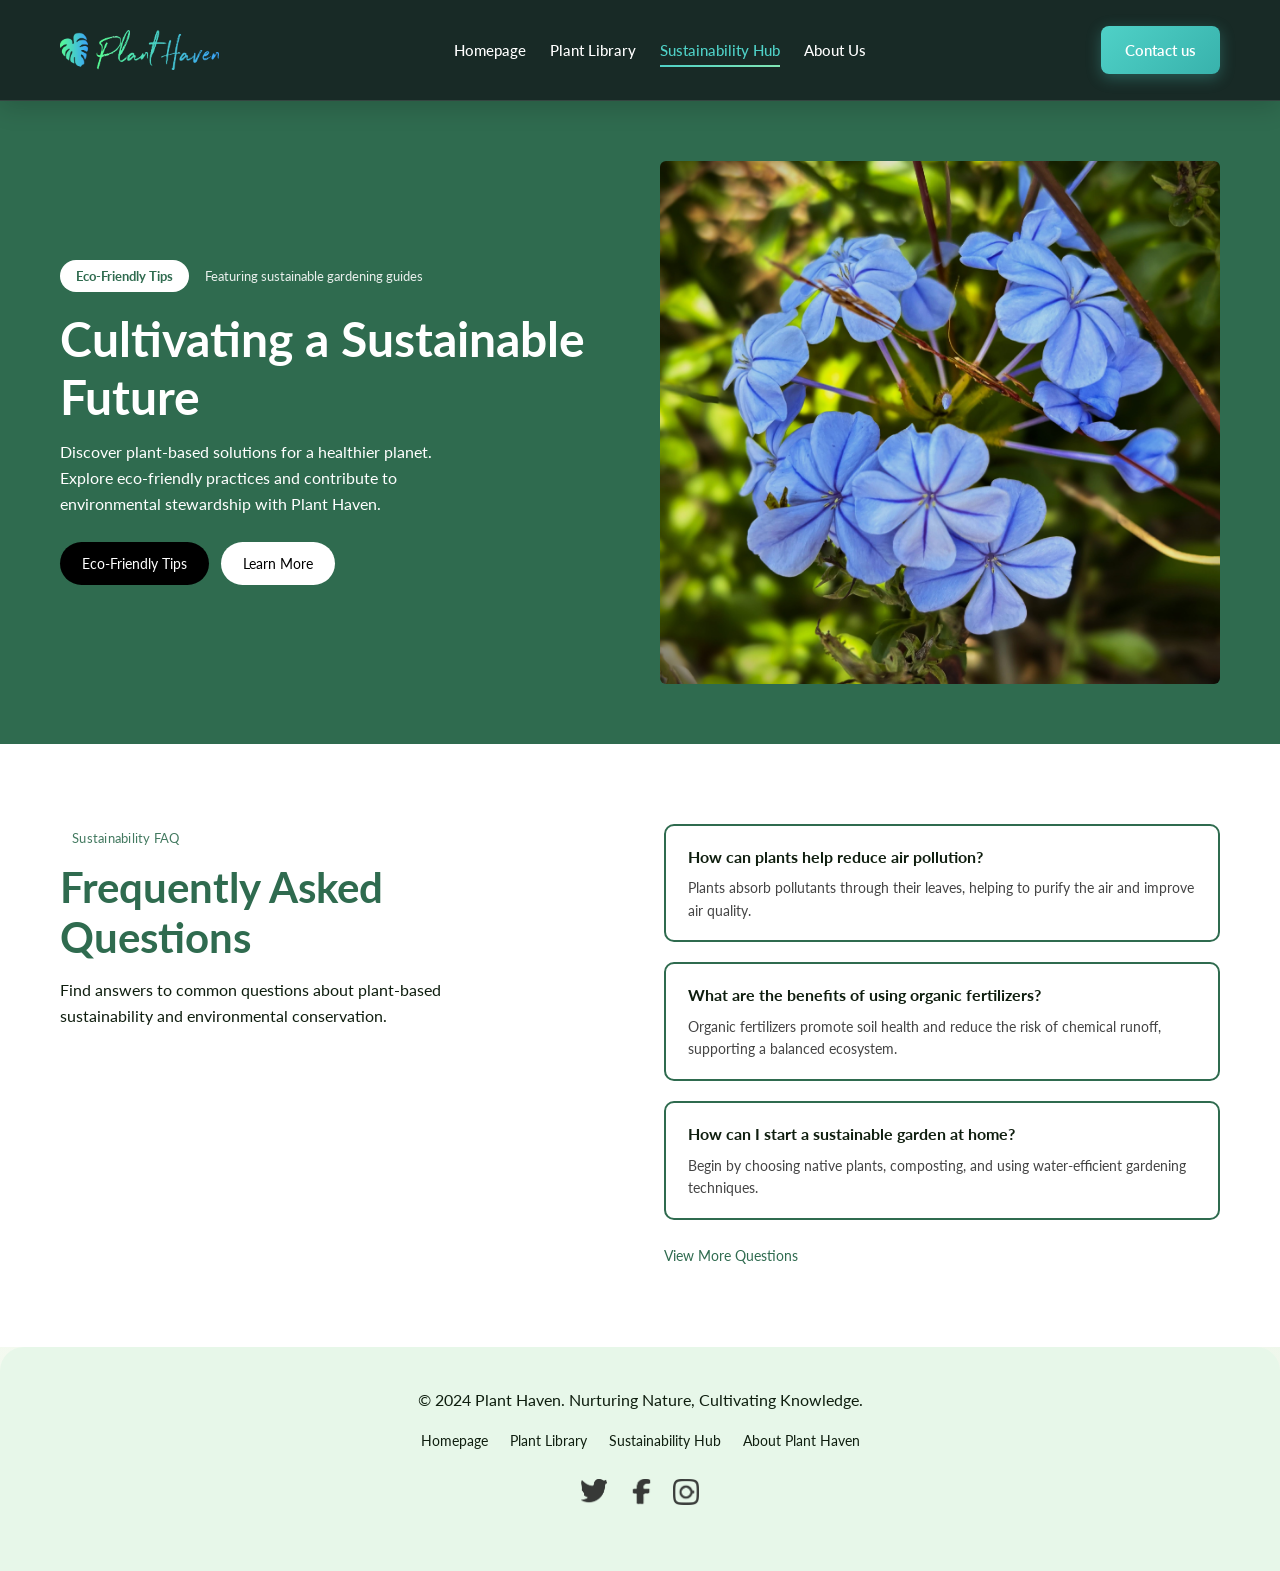
<file: sustainable/sustainable.html>
<!DOCTYPE html>
<html lang="en">
<head>
  <meta charset="UTF-8" />
  <meta name="viewport" content="width=device-width, initial-scale=1.0" />
  <title>Plant Haven  Sustainability Hub</title>

  <!-- Google Font -->
  <link href="https://fonts.googleapis.com/css2?family=Lato:wght@300;400;700&display=swap" rel="stylesheet" />
  <link rel="stylesheet" href="../shared-style.css" />
  <link rel="stylesheet" href="sustainable style.css" />
</head>

<body>

  <!-- ====== Site Header ====== -->
  <header class="site-header">
    <div class="container header-inner">
      <img src="logo.png" height="40" alt="Plant Haven Logo" class="logo">
      <nav class="main-nav">
        <ul>
          <li><a href="../home/homepage.html" class="nav-link">Homepage</a></li>
          <li><a href="../plant library/plant-library.html" class="nav-link">Plant Library</a></li>
          <li><a href="sustainable.html" class="nav-link active">Sustainability Hub</a></li>
          <li><a href="../about us/about us.html" class="nav-link">About Us</a></li>
        </ul>
      </nav>
        <a href="../contact/Contact us.html" class="contact-btn">Contact us</a>
    </div>
  </header>

  <!-- ====== Hero Section ====== -->
  <section class="hero">
    <div class="container hero-grid">

      <!-- Left Text Column -->
      <div class="hero-text">
        <span class="pill">Eco-Friendly Tips</span>
        <span class="subtag">Featuring sustainable gardening guides</span>

        <h1>Cultivating a Sustainable Future</h1>
        <p>
          Discover plant-based solutions for a healthier planet.
          Explore eco-friendly practices and contribute to
          environmental stewardship with Plant Haven.
        </p>

        <div class="btn-group">
          <a class="btn btn-dark" href="#">Eco-Friendly Tips</a>
          <a class="btn btn-light" href="#">Learn More</a>
        </div>
      </div>

      <!-- Right Image Column -->
      <div class="hero-img">
        <img src="1.jpeg" alt="Succulent plant in a pot">
      </div>

    </div>
  </section>

  <!-- ====== FAQ Section ====== -->
  <section class="faq">
    <div class="container faq-grid">

      <!-- Left Column -->
      <div class="faq-intro">
        <span class="subtag">Sustainability FAQ</span>
        <h2>Frequently Asked<br>Questions</h2>
        <p>
          Find answers to common questions about
          plant-based sustainability and environmental conservation.
        </p>
      </div>

      <!-- Right Column (Cards) -->
      <div class="faq-list">
        <div class="faq-card">
          <h3>How can plants help reduce air pollution?</h3>
          <p>Plants absorb pollutants through their leaves, helping to purify the air and improve air quality.</p>
        </div>

        <div class="faq-card">
          <h3>What are the benefits of using organic fertilizers?</h3>
          <p>Organic fertilizers promote soil health and reduce the risk of chemical runoff, supporting a balanced ecosystem.</p>
        </div>

        <div class="faq-card">
          <h3>How can I start a sustainable garden at home?</h3>
          <p>Begin by choosing native plants, composting, and using water-efficient gardening techniques.</p>
        </div>

        <a class="view-more" href="#">View More Questions</a>
      </div>

    </div>
  </section>

  <!-- ====== Footer ====== -->
  <footer class="site-footer">
    <div class="container">
      <p class="copyright">
        © 2024 Plant Haven. Nurturing Nature, Cultivating Knowledge.
      </p>

      <ul class="footer-links">
        <li><a href="../home/homepage.html" class="footer-link">Homepage</a></li>
        <li><a href="../plant library/plant-library.html" class="footer-link">Plant Library</a></li>
        <li><a href="sustainable.html" class="footer-link">Sustainability Hub</a></li>
        <li><a href="../about us/about us.html" class="footer-link">About Plant Haven</a></li>
      </ul>

      <div class="social">
        <a href="#"><img src="twitter.png" alt="Twitter icon"></a>
        <a href="#"><img src="facebook.png" alt="Facebook icon"></a>
        <a href="#"><img src="insta.png" alt="Instagram icon"></a>
      </div>
    </div>
  </footer>

</body>
</html>
</file>
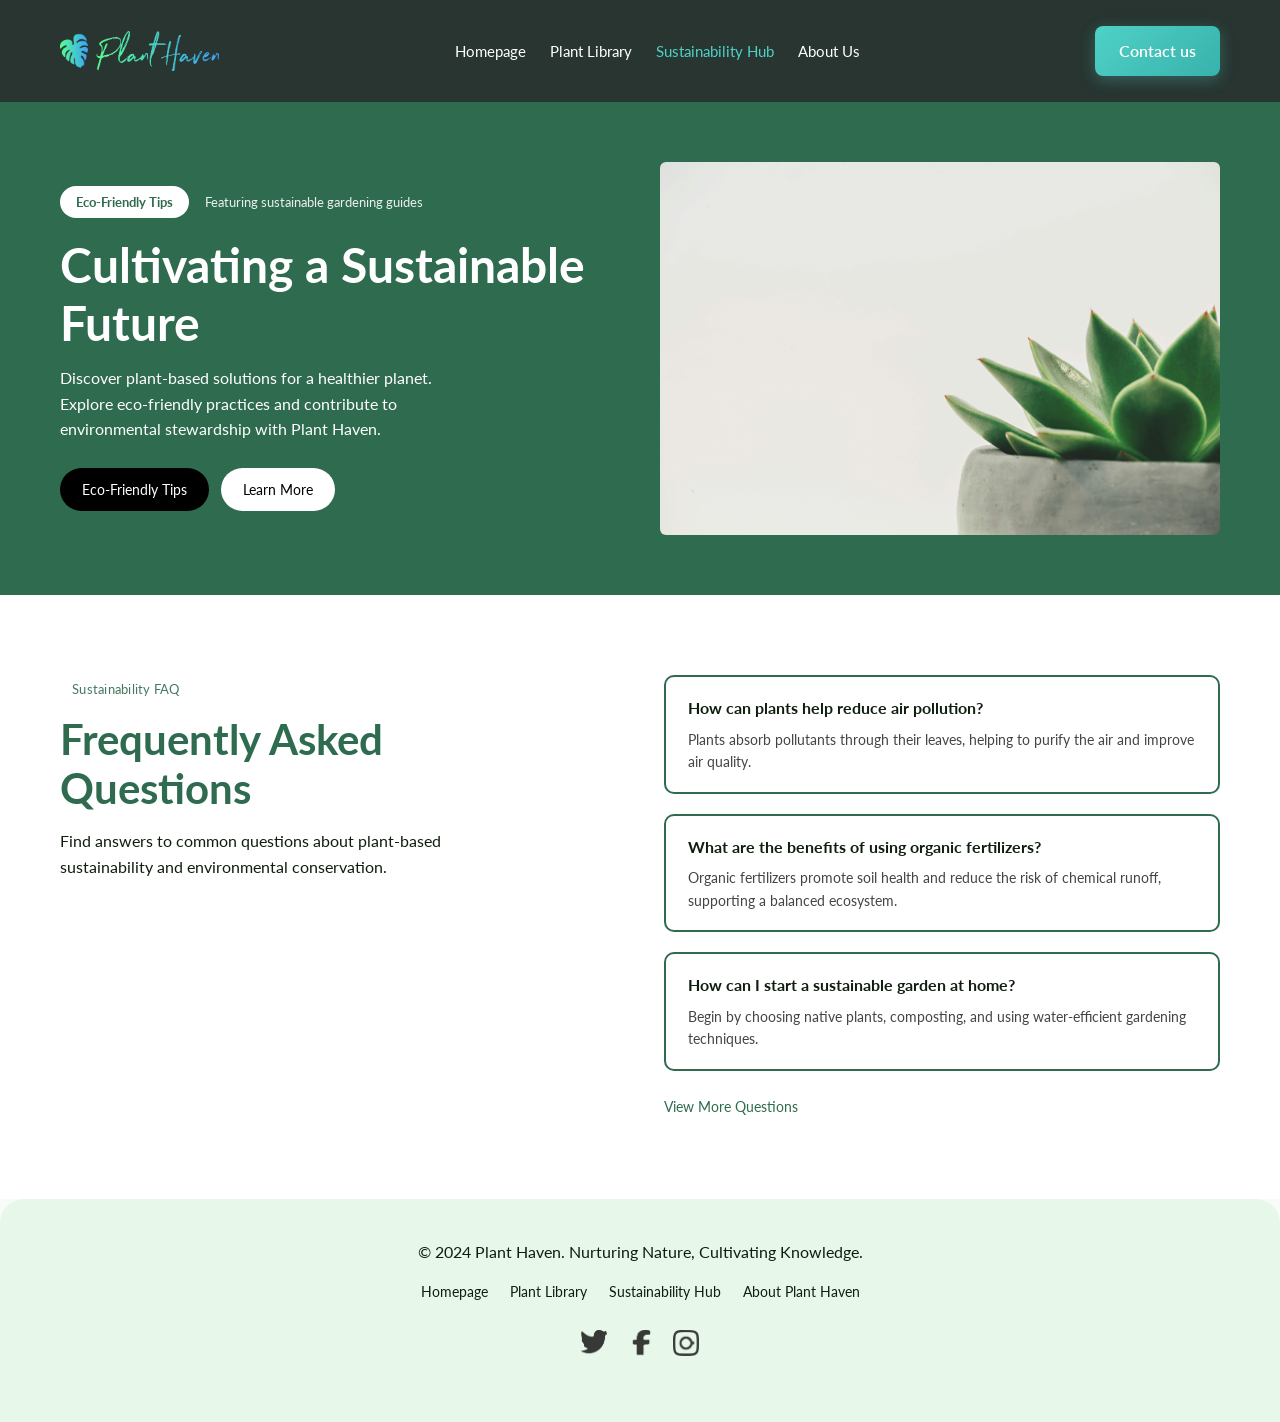
<file: Plant Haven/Plant Haven/Sustainability-Hub.html>
<!DOCTYPE html>
<html lang="en">
<head>
  <meta charset="UTF-8" />
  <meta name="viewport" content="width=device-width, initial-scale=1.0" />
  <title>Plant Haven  Sustainability Hub</title>

  <!-- Google Font -->
  <link href="https://fonts.googleapis.com/css2?family=Lato:wght@300;400;700&display=swap" rel="stylesheet" />
  <link rel="stylesheet" href="sustainable-style.css" />
</head>

<body>

  <!-- ====== Site Header ====== -->
  <header class="site-header">
    <div class="container header-inner">
      <img src="logo.png" height="40" alt="Plant Haven Logo" class="logo">
      <nav class="main-nav">
        <ul>
          <li><a href="index.html" class="nav-link">Homepage</a></li>
          <li><a href="Plant-Library.html" class="nav-link">Plant Library</a></li>
          <li><a href="Sustainability-Hub.html" class="nav-link active">Sustainability Hub</a></li>
          <li><a href="About-us.html" class="nav-link">About Us</a></li>
          </nav>
            <a href="Contact-us.html" class="contact-btn">Contact us</a>
    </div>
  </header>

  <!-- ====== Hero Section ====== -->
  <section class="hero">
    <div class="container hero-grid">

      <!-- Left Text Column -->
      <div class="hero-text">
        <span class="pill">Eco-Friendly Tips</span>
        <span class="subtag">Featuring sustainable gardening guides</span>

        <h1>Cultivating a Sustainable Future</h1>
        <p>
          Discover plant-based solutions for a healthier planet.
          Explore eco-friendly practices and contribute to
          environmental stewardship with Plant Haven.
        </p>

        <div class="btn-group">
          <a class="btn btn-dark" href="#">Eco-Friendly Tips</a>
          <a class="btn btn-light" href="#">Learn More</a>
        </div>
      </div>

      <!-- Right Image Column -->
      <div class="hero-img">
        <img src="pexels-scottwebb-305821.jpg" alt="Succulent plant in a pot">
      </div>

    </div>
  </section>

  <!-- ====== FAQ Section ====== -->
  <section class="faq">
    <div class="container faq-grid">

      <!-- Left Column -->
      <div class="faq-intro">
        <span class="subtag">Sustainability FAQ</span>
        <h2>Frequently Asked<br>Questions</h2>
        <p>
          Find answers to common questions about
          plant-based sustainability and environmental conservation.
        </p>
      </div>

      <!-- Right Column (Cards) -->
      <div class="faq-list">
        <div class="faq-card">
          <h3>How can plants help reduce air pollution?</h3>
          <p>Plants absorb pollutants through their leaves, helping to purify the air and improve air quality.</p>
        </div>

        <div class="faq-card">
          <h3>What are the benefits of using organic fertilizers?</h3>
          <p>Organic fertilizers promote soil health and reduce the risk of chemical runoff, supporting a balanced ecosystem.</p>
        </div>

        <div class="faq-card">
          <h3>How can I start a sustainable garden at home?</h3>
          <p>Begin by choosing native plants, composting, and using water-efficient gardening techniques.</p>
        </div>

        <a class="view-more" href="#">View More Questions</a>
      </div>

    </div>
  </section>

  <!-- ====== Footer ====== -->
  <footer class="site-footer">
    <div class="container">
      <p class="copyright">
        © 2024 Plant Haven. Nurturing Nature, Cultivating Knowledge.
      </p>

      <ul class="footer-links">
        <li><a href="index.html">Homepage</a></li>
        <li><a href="Plant-Library.html" class="footer-link">Plant Library</a></li>
        <li><a href="Sustainability-Hub.html" class="footer-link">Sustainability Hub</a></li>
        <li><a href="About-us.html" class="footer-link">About Plant Haven</a></li>
      </ul>

      <div class="social">
        <a href="#"><img src="twitter.png" alt="Twitter icon"></a>
        <a href="#"><img src="facebook.png" alt="Facebook icon"></a>
        <a href="#"><img src="insta.png" alt="Instagram icon"></a>
      </div>
    </div>
  </footer>

</body>
</html>
</file>
<file: shared-style.css>
:root {
  --green-900: #123b2a;
  --green-700: #198a66;
  --green-500: #4fd1c7;
  --header-color: #182A1E;
  --green-100: #d9ead3;
  --text: #1f2d24;
  --muted: #5c6b60;
  --white: #ffffff;
}

* {
  box-sizing: border-box;
}

body {
  margin: 0;
  font-family: 'Inter', 'Segoe UI', Roboto, Arial, sans-serif;
  line-height: 1.6;
  color: var(--text);
  background:
    radial-gradient(circle at top left, rgba(79, 209, 199, 0.18), transparent 28%),
    linear-gradient(135deg, #f8fcf4 0%, #eef7eb 100%);
  position: relative;
  overflow-x: hidden;
}

body::before {
  content: "";
  position: fixed;
  inset: 0;
  background-image: radial-gradient(rgba(25, 138, 102, 0.08) 1px, transparent 1px);
  background-size: 22px 22px;
  opacity: 0.35;
  pointer-events: none;
  z-index: -1;
}

a {
  color: inherit;
  text-decoration: none;
}

img {
  max-width: 100%;
  display: block;
}

.container {
  max-width: 1200px;
  margin: 0 auto;
  padding: 0 20px;
}

.header,
.site-header {
  background: var(--header-color);
  background-image: linear-gradient(180deg, rgba(24,42,30,0.98) 0%, rgba(24,42,30,0.95) 100%);
  color: var(--white);
  position: sticky;
  top: 0;
  z-index: 100;
  box-shadow: 0 6px 24px rgba(0, 0, 0, 0.16);
  border-bottom: 1px solid rgba(255, 255, 255, 0.12);
}

.header .container,
.header-inner {
  display: flex;
  align-items: center;
  justify-content: space-between;
  gap: 1rem;
  padding: 1rem 20px;
}

/* Unified header sizing and colors (enforces consistent header height, logo and nav text)
   Applies to both .header and .site-header variants used across pages */
.header,
.site-header {
  --header-min-height: 64px;
}

.header .container,
.header-inner {
  min-height: var(--header-min-height);
  padding: 1rem 20px;
}

.nav-brand img,
.logo {
  height: 40px;
  width: auto;
  display: block;
}

.nav-link,
.main-nav a {
  color: #e8f1eb;
  font-weight: 600;
  font-size: 1rem; /* unified nav text size */
  line-height: 1.2;
}

.contact-btn {
  font-size: 0.95rem;
  padding: 0.7rem 1.2rem;
}

.nav-brand {
  display: flex;
  align-items: center;
  gap: 0.75rem;
  color: var(--green-500);
  font-weight: 700;
  font-size: 1.25rem;
}

.nav-menu,
.main-nav ul {
  display: flex;
  align-items: center;
  gap: 1.4rem;
  flex-wrap: wrap;
  list-style: none;
  margin: 0;
  padding: 0;
}

.nav-link,
.main-nav a {
  color: #e8f1eb;
  font-weight: 500;
  transition: color 0.3s ease;
  position: relative;
  padding: 0.5rem 0;
}

.nav-link::after,
.main-nav a::after {
  content: '';
  position: absolute;
  bottom: 0;
  left: 0;
  width: 0;
  height: 2px;
  background: linear-gradient(90deg, var(--green-500), #81e6b4);
  transition: width 0.3s ease;
}

.nav-link:hover::after,
.nav-link.active::after,
.main-nav a:hover::after,
.main-nav a.active::after {
  width: 100%;
}

.nav-link:hover,
.nav-link.active,
.main-nav a:hover,
.main-nav a.active {
  color: var(--green-500);
}

.contact-btn {
  background: linear-gradient(135deg, var(--green-500), #38b2ac);
  color: white;
  padding: 0.75rem 1.3rem;
  border-radius: 8px;
  font-weight: 600;
  box-shadow: 0 4px 15px rgba(79, 209, 199, 0.25);
  transition: transform 0.2s ease, box-shadow 0.2s ease;
}

.contact-btn:hover {
  transform: translateY(-2px);
  box-shadow: 0 8px 20px rgba(79, 209, 199, 0.32);
}

.footer {
  background: linear-gradient(135deg, #dfeedd 0%, #d8e8d0 100%);
  padding: 2.2rem 0;
  margin-top: 2rem;
  border-top: 1px solid rgba(0, 0, 0, 0.08);
}

.social-links {
  display: flex;
  gap: 0.7rem;
}

.social-link {
  display: inline-flex;
  align-items: center;
  justify-content: center;
  width: 40px;
  height: 40px;
  border-radius: 50%;
  background: rgba(18, 35, 26, 0.08);
  color: #264336;
  transition: transform 0.2s ease, background 0.2s ease;
}

.social-link:hover {
  transform: translateY(-2px);
  background: rgba(79, 209, 199, 0.22);
}

.footer-content {
  display: flex;
  flex-direction: column;
  align-items: center;
  gap: 1rem;
  text-align: center;
}

.footer-nav {
  display: flex;
  gap: 1.2rem;
  flex-wrap: wrap;
  justify-content: center;
}

.footer-link,
.footer-text {
  color: var(--muted);
  font-size: 0.95rem;
}

.footer-link:hover {
  color: var(--green-700);
}

@media (max-width: 768px) {
  .header .container,
  .header-inner {
    flex-wrap: wrap;
    align-items: center;
    justify-content: space-between;
  }

  .nav-menu,
  .main-nav ul {
    flex-wrap: wrap;
    gap: 0.75rem 1rem;
    justify-content: center;
    margin-top: 0.5rem;
    width: auto;
  }

  .nav-link,
  .main-nav a {
    width: auto;
    padding: 0.5rem 0.25rem;
  }

  .contact-btn {
    width: auto;
    margin-top: 0.5rem;
  }
}

@media (max-width: 480px) {
  .header .container,
  .header-inner {
    padding: 1rem 15px;
  }

  .nav-menu,
  .main-nav ul {
    gap: 0.6rem 0.75rem;
  }

  .contact-btn {
    padding: 0.8rem 0.9rem;
  }
}
</file>
<file: sustainable/sustainable style.css>
/* Reset and Base Styles */
* {
    margin: 0;
    padding: 0;
    box-sizing: border-box;
}

body {
  margin: 0;
  font-family: "Lato", Arial, Helvetica, sans-serif;
  color: #0f1e0f;
  line-height: 1.6;
  background-color: #f8fbf8;
}

img {
  max-width: 100%;
  display: block;
}

.container {
    max-width: 1200px;
    margin: 0 auto;
    padding: 0 20px;
}

/* ========== Header ========== */
.site-header {
  background: #182a26;
  color: #fff;
  padding: 10px 0;
}

.header-inner {
    display: flex;
    align-items: center;
    justify-content: space-between;
    padding: 1rem 20px;
}
.main-nav ul {
  list-style: none;
  padding: 0;
  margin: 0;
  display: flex;
  gap: 24px;
}

.main-nav a {
  color: #fff;
  text-decoration: none;
  font-size: 0.95rem;
}

.main-nav a:hover,
.nav-link.active {
    color: #4fd1c7;
}
.contact-btn {
  background: linear-gradient(135deg, #4fd1c7, #38b2ac);
  color: white;
  padding: 0.75rem 1.5rem;
  border-radius: 8px;
  text-decoration: none;
  font-weight: 600;
  transition: all 0.3s ease;
  box-shadow: 0 4px 15px rgba(79, 209, 199, 0.3);
}

.contact-btn:hover {
  transform: translateY(-2px);
  box-shadow: 0 8px 25px rgba(79, 209, 199, 0.4);
}

/* ========== Hero ========== */
.hero {
  background: #2f6b4f;
  color: #fff;
  padding: 60px 0;
}

.hero-grid {
  display: grid;
  gap: 40px;
  align-items: center;
}

@media (max-width: 768px) {
  .header-inner {
    flex-direction: column;
    gap: 1rem;
  }

  .main-nav ul {
    flex-wrap: wrap;
    justify-content: center;
  }
}
@media (min-width: 900px) {
  .hero-grid { grid-template-columns: 1fr 1fr; }
}

/* hero text */
.pill {
  display: inline-block;
  background: #fff;
  color: #2f6b4f;
  padding: 6px 16px;
  border-radius: 100px;
  font-size: 0.8rem;
  font-weight: 700;
}

.subtag {
  margin-left: 12px;
  font-size: 0.8rem;
  opacity: 0.9;
}

.hero-text h1 {
  font-size: clamp(1.9rem, 4vw, 3rem);
  margin: 18px 0 14px;
  line-height: 1.2;
}

.hero-text p {
  max-width: 420px;
  margin-bottom: 26px;
}

.btn-group { display: flex; gap: 12px; }

.btn {
  display: inline-block;
  padding: 10px 22px;
  border-radius: 26px;
  font-size: 0.9rem;
  text-decoration: none;
  transition: background 0.25s, color 0.25s;
}

.btn-dark  { background: #000; color: #fff; }
.btn-light { background: #fff; color: #000; }

.btn-dark:hover  { background: #333; }
.btn-light:hover { background: #e6e6e6; }

.hero-img img {
  border-radius: 6px;
}

/* ========== FAQ Section ========== */
.faq {
  background: #fff;
  padding: 80px 0;
}

.faq-grid {
  display: grid;
  gap: 48px;
}

@media (min-width: 900px) {
  .faq-grid { grid-template-columns: 1fr 1fr; }
}

.faq-intro .subtag {
  color: #2f6b4f;
  letter-spacing: .02em;
}

.faq-intro h2 {
  font-size: clamp(1.7rem, 3.5vw, 2.6rem);
  color: #2f6b4f;
  margin: 14px 0;
  line-height: 1.2;
}

.faq-intro p { max-width: 420px; }

.faq-list {
  display: flex;
  flex-direction: column;
  gap: 20px;
}

/* FAQ card */
.faq-card {
  border: 2px solid #2f6b4f;
  border-radius: 10px;
  padding: 18px 22px;
}

.faq-card h3 {
  margin: 0 0 8px;
  font-size: 1rem;
  color: #0f1e0f;
}

.faq-card p {
  font-size: 0.88rem;
  color: #444;
}

.view-more {
  align-self: flex-start;
  margin-top: 6px;
  font-size: 0.85rem;
  color: #2f6b4f;
  text-decoration: none;
}

.view-more:hover { text-decoration: underline; }

/* ========== Footer ========== */
.site-footer {
  background: #e7f7e9;
  padding: 40px 0 60px;
  border-top-left-radius: 24px;
  border-top-right-radius: 24px;
  text-align: center;
}

.footer-links {
  list-style: none;
  padding: 0;
  margin: 14px 0 26px;
  display: flex;
  flex-wrap: wrap;
  justify-content: center;
  gap: 22px;
}

.footer-links a {
  color: #0f1e0f;
  text-decoration: none;
  font-size: 0.9rem;
}

.footer-links a:hover { text-decoration: underline; }

.social a {
  display: inline-block;
  margin: 0 8px;
}

.social img {
  width: 26px;
  height: 26px;
  filter: grayscale(1) opacity(.85);
}

.social img:hover { filter: none; }
</file>
<file: Plant Haven/Plant Haven/sustainable-style.css>
/* Reset and Base Styles */
* {
    margin: 0;
    padding: 0;
    box-sizing: border-box;
}

body {
  margin: 0;
  font-family: "Lato", Arial, Helvetica, sans-serif;
  color: #0f1e0f;
  line-height: 1.6;
  background-color: #f8fbf8;
}

img {
  max-width: 100%;
  display: block;
}

.container {
    max-width: 1200px;
    margin: 0 auto;
    padding: 0 20px;
}

/* ========== Header ========== */
.site-header {
    background-color: #283531;;

  color: #fff;
  padding: 10px 0;
}

.header-inner {
    display: flex;
    align-items: center;
    justify-content: space-between;
    padding: 1rem 20px;
}
.main-nav ul {
  list-style: none;
  padding: 0;
  margin: 0;
  display: flex;
  gap: 24px;
}

.main-nav a {
  color: #fff;
  text-decoration: none;
  font-size: 0.95rem;
}

.main-nav a:hover,
.nav-link.active {
    color: #4fd1c7;
}
.contact-btn {
  background: linear-gradient(135deg, #4fd1c7, #38b2ac);
  color: white;
  padding: 0.75rem 1.5rem;
  border-radius: 8px;
  text-decoration: none;
  font-weight: 600;
  transition: all 0.3s ease;
  box-shadow: 0 4px 15px rgba(79, 209, 199, 0.3);
}

.contact-btn:hover {
  transform: translateY(-2px);
  box-shadow: 0 8px 25px rgba(79, 209, 199, 0.4);
}

/* ========== Hero ========== */
.hero {
  background: #2f6b4f;
  color: #fff;
  padding: 60px 0;
}

.hero-grid {
  display: grid;
  gap: 40px;
  align-items: center;
}

@media (max-width: 768px) {
  .header-inner {
    flex-direction: column;
    gap: 1rem;
  }

  .main-nav ul {
    flex-wrap: wrap;
    justify-content: center;
  }
}
@media (min-width: 900px) {
  .hero-grid { grid-template-columns: 1fr 1fr; }
}

/* hero text */
.pill {
  display: inline-block;
  background: #fff;
  color: #2f6b4f;
  padding: 6px 16px;
  border-radius: 100px;
  font-size: 0.8rem;
  font-weight: 700;
}

.subtag {
  margin-left: 12px;
  font-size: 0.8rem;
  opacity: 0.9;
}

.hero-text h1 {
  font-size: clamp(1.9rem, 4vw, 3rem);
  margin: 18px 0 14px;
  line-height: 1.2;
}

.hero-text p {
  max-width: 420px;
  margin-bottom: 26px;
}

.btn-group { display: flex; gap: 12px; }

.btn {
  display: inline-block;
  padding: 10px 22px;
  border-radius: 26px;
  font-size: 0.9rem;
  text-decoration: none;
  transition: background 0.25s, color 0.25s;
}

.btn-dark  { background: #000; color: #fff; }
.btn-light { background: #fff; color: #000; }

.btn-dark:hover  { background: #333; }
.btn-light:hover { background: #e6e6e6; }

.hero-img img {
  border-radius: 6px;
}

/* ========== FAQ Section ========== */
.faq {
  background: #fff;
  padding: 80px 0;
}

.faq-grid {
  display: grid;
  gap: 48px;
}

@media (min-width: 900px) {
  .faq-grid { grid-template-columns: 1fr 1fr; }
}

.faq-intro .subtag {
  color: #2f6b4f;
  letter-spacing: .02em;
}

.faq-intro h2 {
  font-size: clamp(1.7rem, 3.5vw, 2.6rem);
  color: #2f6b4f;
  margin: 14px 0;
  line-height: 1.2;
}

.faq-intro p { max-width: 420px; }

.faq-list {
  display: flex;
  flex-direction: column;
  gap: 20px;
}

/* FAQ card */
.faq-card {
  border: 2px solid #2f6b4f;
  border-radius: 10px;
  padding: 18px 22px;
}

.faq-card h3 {
  margin: 0 0 8px;
  font-size: 1rem;
  color: #0f1e0f;
}

.faq-card p {
  font-size: 0.88rem;
  color: #444;
}

.view-more {
  align-self: flex-start;
  margin-top: 6px;
  font-size: 0.85rem;
  color: #2f6b4f;
  text-decoration: none;
}

.view-more:hover { text-decoration: underline; }

/* ========== Footer ========== */
.site-footer {
  background: #e7f7e9;
  padding: 40px 0 60px;
  border-top-left-radius: 24px;
  border-top-right-radius: 24px;
  text-align: center;
}

.footer-links {
  list-style: none;
  padding: 0;
  margin: 14px 0 26px;
  display: flex;
  flex-wrap: wrap;
  justify-content: center;
  gap: 22px;
}

.footer-links a {
  color: #0f1e0f;
  text-decoration: none;
  font-size: 0.9rem;
}

.footer-links a:hover { text-decoration: underline; }

.social a {
  display: inline-block;
  margin: 0 8px;
}

.social img {
  width: 26px;
  height: 26px;
  filter: grayscale(1) opacity(.85);
}

.social img:hover { filter: none; }
</file>
